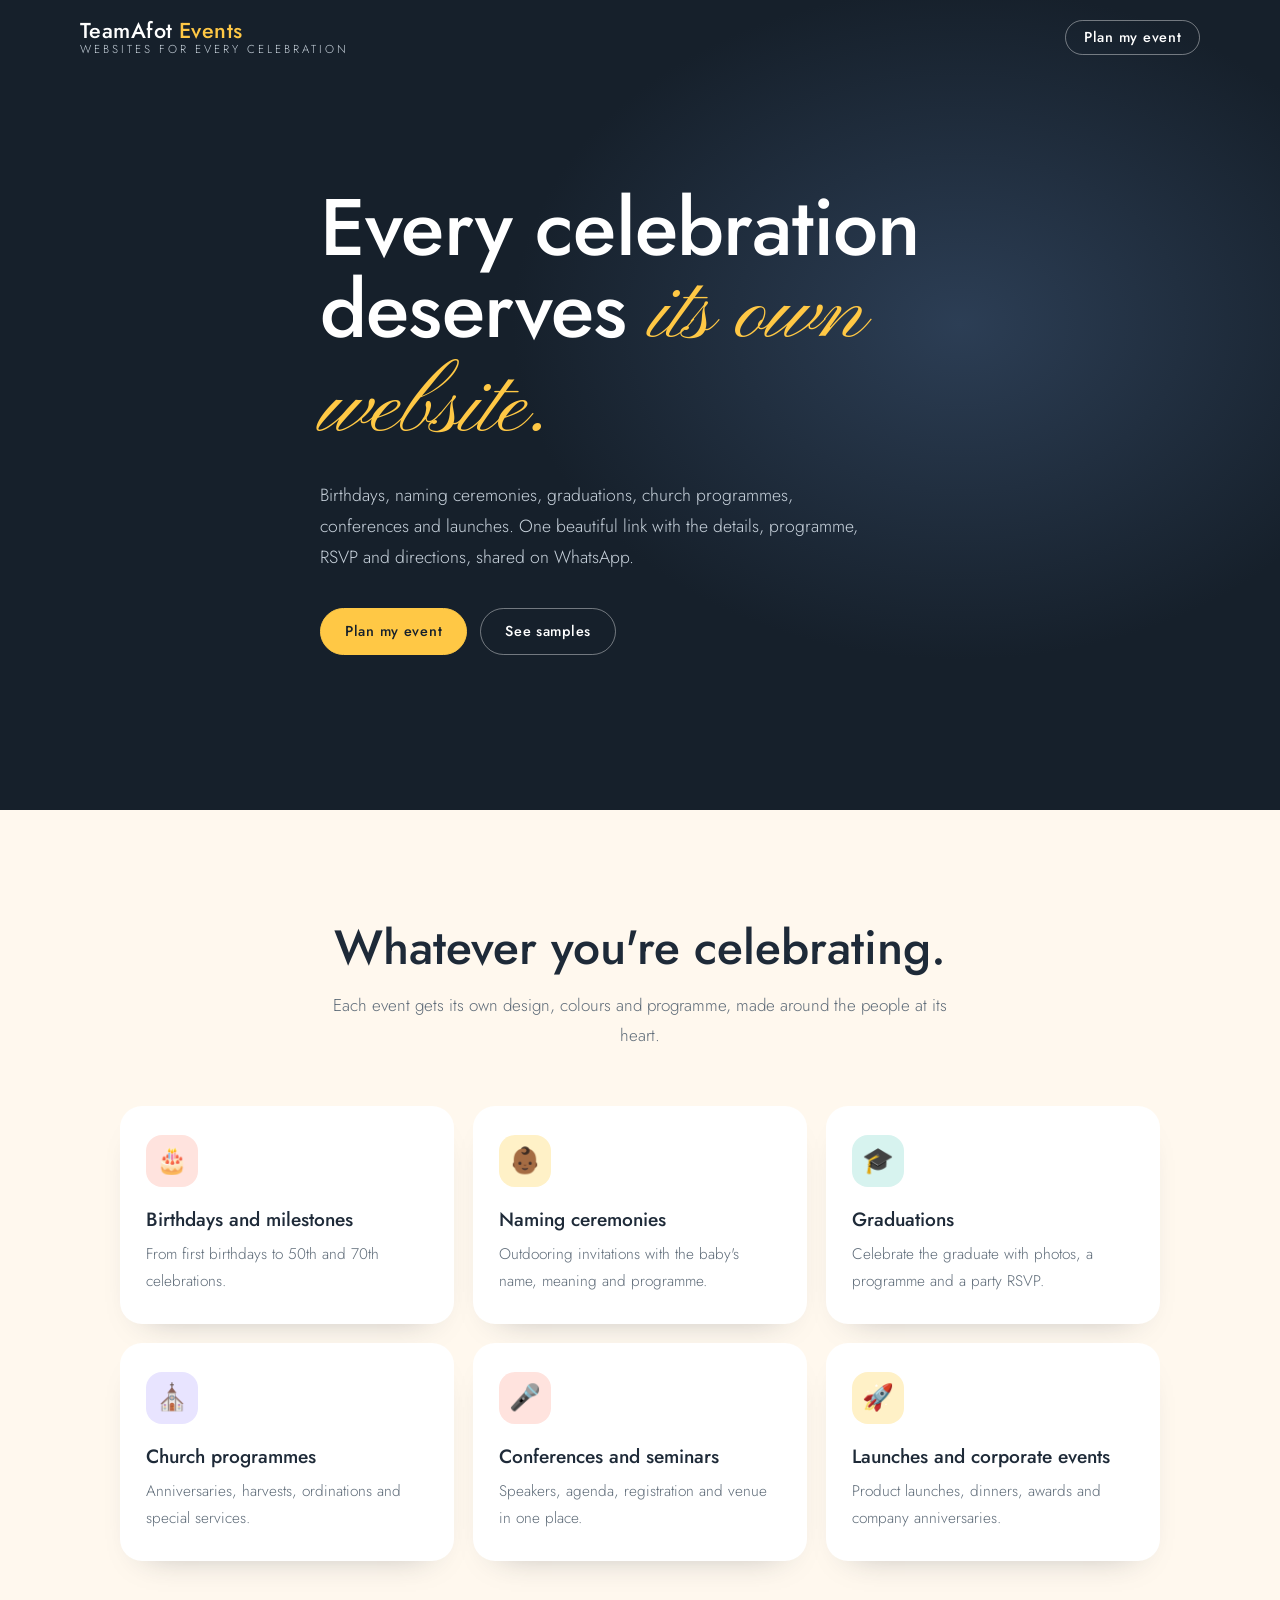
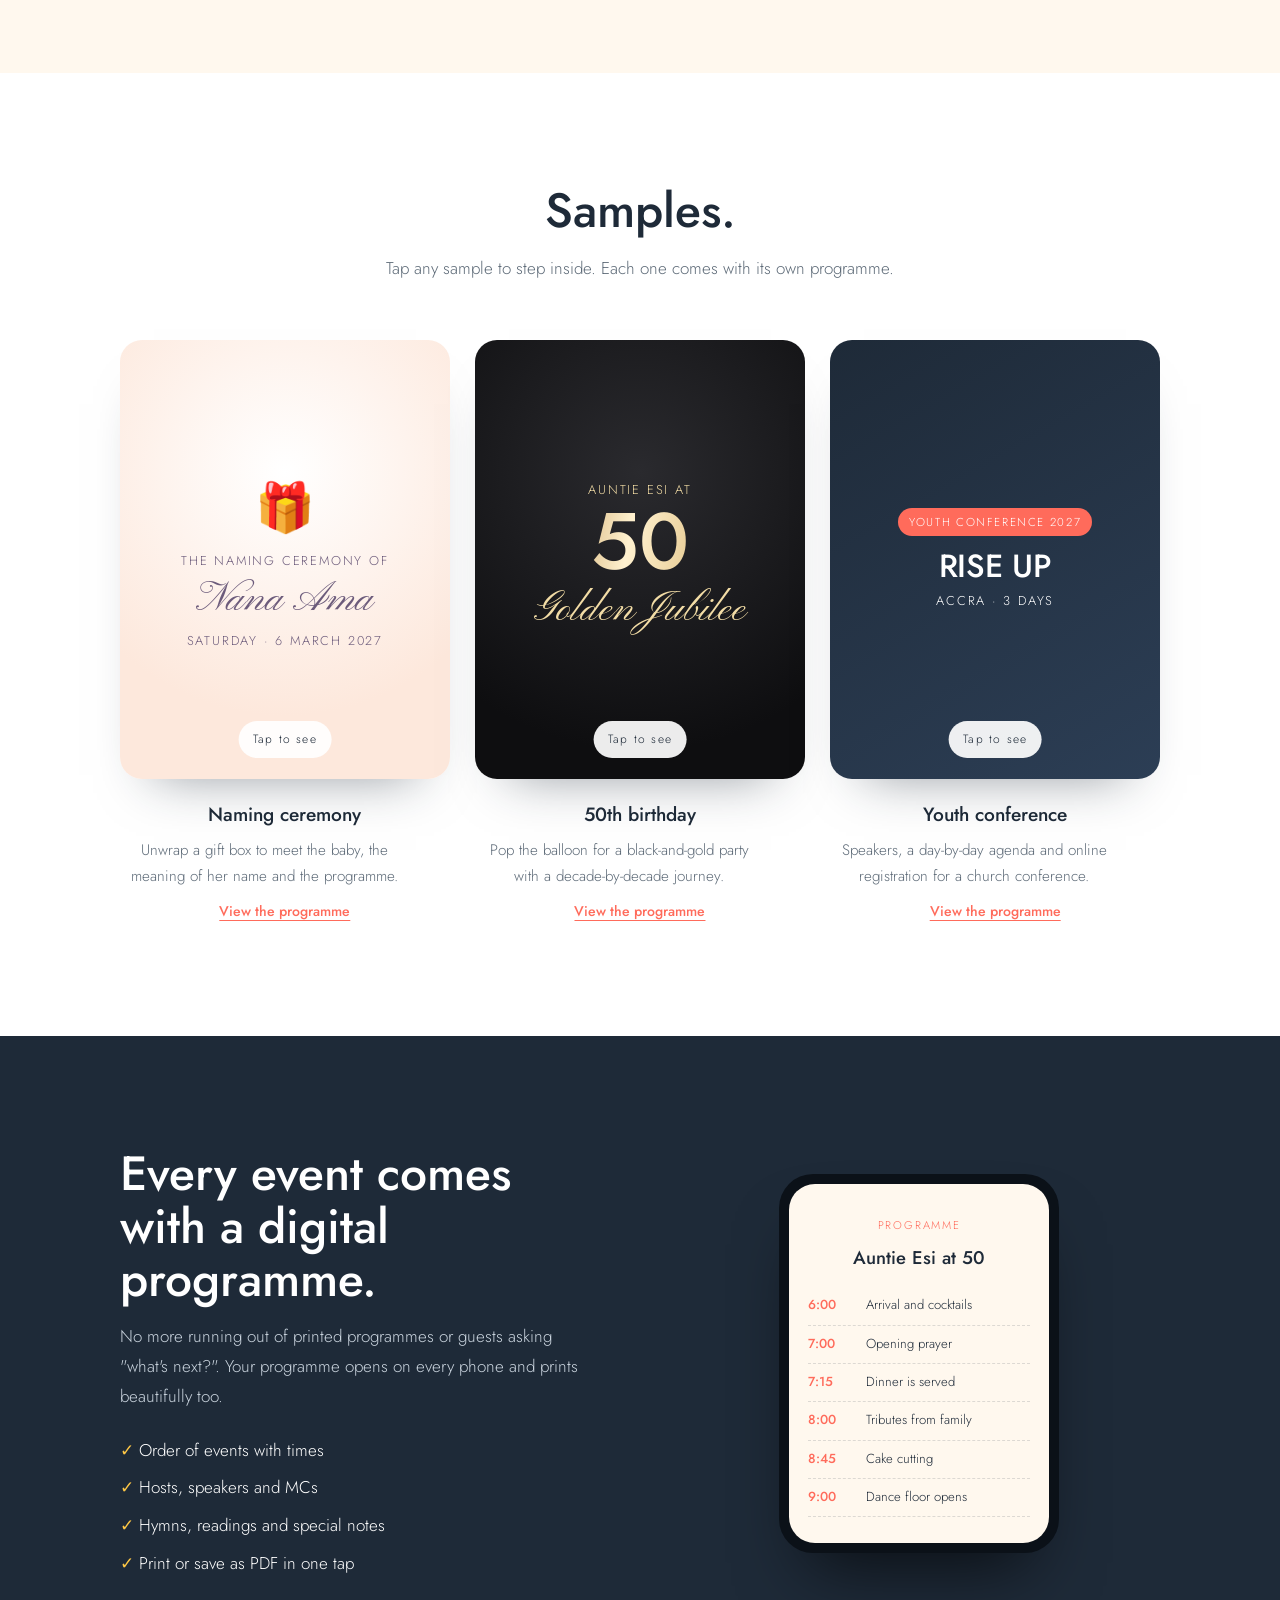
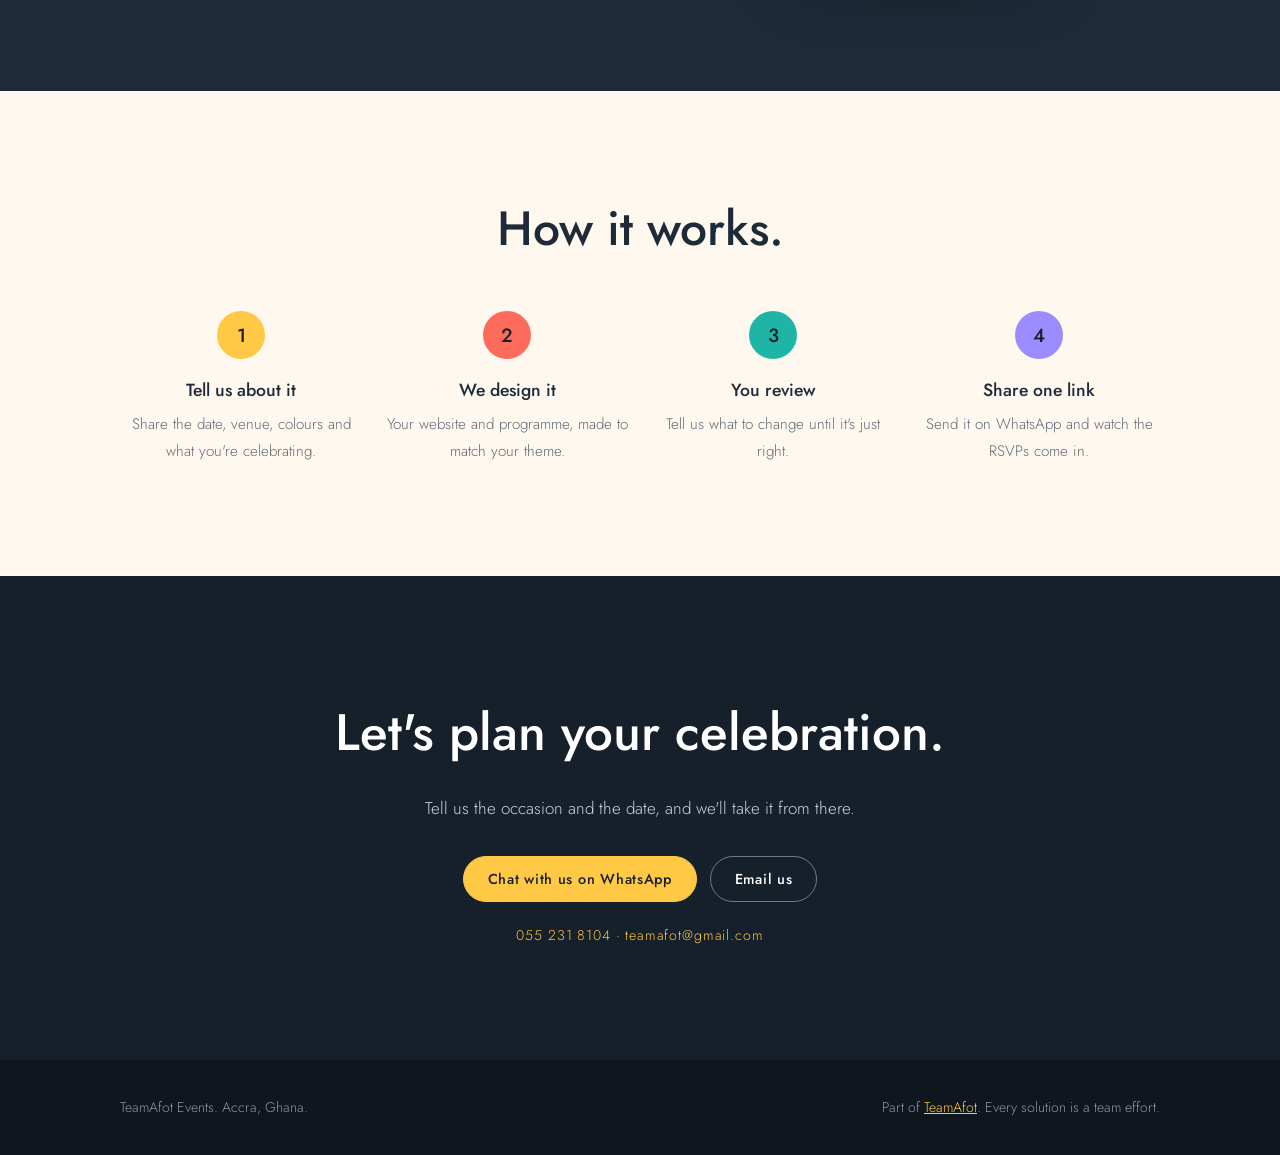
<file: index.html>
<!DOCTYPE html>
<html lang="en">
<head>
  <meta charset="utf-8">
  <meta name="viewport" content="width=device-width, initial-scale=1">
  <title>TeamAfot Events | Event Websites and Programmes in Ghana</title>
  <meta name="description" content="TeamAfot Events creates websites and digital programmes for birthdays, naming ceremonies, graduations, church programmes, conferences and launches in Ghana.">
  <meta name="theme-color" content="#1E2A38">
  <link rel="icon" href="assets/favicon.svg" type="image/svg+xml">
  <link rel="stylesheet" href="assets/base.css">
  <style>
    :root { --navy: #1E2A38; --deep: #16202B; --cream: #FFF8EE; --coral: #FF6B5B; --sun: #FFC845; --teal: #1FB5A6; --lilac: #9B8CFF; --ink: #1E2A38; --mute: #5E6B78; --brass: #B8975A; }
    body { background: var(--cream); color: var(--ink); }
    .wrap { max-width: 1120px; margin: 0 auto; padding: 0 clamp(1.25rem, 4vw, 2.5rem); }
    .nav { position: absolute; top: 0; left: 0; right: 0; z-index: 10; }
    .nav__inner { display: flex; align-items: center; justify-content: space-between; padding: 1.2rem 0; }
    .brand { text-decoration: none; color: #fff; line-height: 1.1; }
    .brand b { font-weight: 500; font-size: 1.35rem; letter-spacing: .02em; }
    .brand b span { color: var(--sun); }
    .brand small { display: block; font-size: .72rem; letter-spacing: .26em; color: #C9D3DD; }
    .nav .btn { color: #fff; border-color: rgba(255,255,255,.4); padding: .6rem 1.1rem; }

    .hero { position: relative; overflow: hidden; color: #fff; background: radial-gradient(40rem 30rem at 75% 40%, #2C3E55, var(--deep) 70%); min-height: 90vh; display: grid; align-items: center; }
    .hero__inner { position: relative; z-index: 2; padding: 7rem 0 5rem; max-width: 40rem; }
    @media (max-width: 900px) { .balloons { opacity: .35; } }
    .hero h1 { font-weight: 500; font-size: clamp(2.6rem, 6.6vw, 5rem); line-height: 1.02; letter-spacing: -.01em; }
    .hero h1 em { font-family: var(--script); font-style: normal; font-weight: 400; color: var(--sun); font-size: 1.15em; }
    .hero p { margin-top: 1.5rem; color: #C9D3DD; font-size: 1.1rem; max-width: 34rem; }
    .hero__actions { display: flex; gap: .8rem; flex-wrap: wrap; margin-top: 2.2rem; }
    .btn--sun { background: var(--sun); color: var(--deep); border-color: var(--sun); }
    .btn--line { color: #fff; border-color: rgba(255,255,255,.4); }
    .balloons { position: absolute; inset: 0; z-index: 1; pointer-events: none; }
    .bl { position: absolute; bottom: -160px; width: 70px; height: 86px; border-radius: 50% 50% 48% 48%; background: radial-gradient(circle at 32% 28%, rgba(255,255,255,.55), transparent 30%), var(--c); animation: up var(--d) linear infinite; animation-delay: var(--w); opacity: .9; }
    .bl::after { content: ""; position: absolute; left: 50%; top: 100%; width: 1px; height: 70px; background: rgba(255,255,255,.35); }
    @keyframes up { from { transform: translateY(0) rotate(-4deg); } 50% { transform: translateY(-60vh) rotate(4deg); } to { transform: translateY(-120vh) rotate(-4deg); } }

    .s { padding: clamp(5rem, 10vw, 7rem) 0; }
    .head { text-align: center; max-width: 40rem; margin: 0 auto clamp(2.5rem, 5vw, 3.5rem); }
    .head h2 { font-weight: 500; font-size: clamp(2rem, 4.4vw, 3rem); line-height: 1.1; }
    .head p { margin-top: 1rem; color: var(--mute); }
    .kinds { list-style: none; margin: 0; padding: 0; display: grid; grid-template-columns: repeat(3, 1fr); gap: 1.2rem; }
    .kinds li { background: #fff; border-radius: 22px; padding: 1.8rem 1.6rem; box-shadow: 0 16px 34px -26px rgba(30,42,56,.4); }
    .kinds i { display: grid; place-items: center; width: 52px; height: 52px; border-radius: 16px; font-style: normal; font-size: 1.6rem; background: var(--c); margin-bottom: 1rem; }
    .kinds h3 { font-weight: 500; font-size: 1.2rem; }
    .kinds p { color: var(--mute); font-size: .96rem; margin-top: .3rem; }

    .samples { background: #fff; }
    .cards { list-style: none; margin: 0; padding: 0; display: grid; grid-template-columns: repeat(3, 1fr); gap: 1.6rem; }
    .card { display: flex; flex-direction: column; align-items: center; text-align: center; }
    .card > a:first-child { display: block; width: 100%; text-decoration: none; color: inherit; }
    .card__art { position: relative; aspect-ratio: 3 / 4; border-radius: 22px; overflow: hidden; display: grid; place-items: center; padding: 1.5rem; transition: transform .5s var(--ease); box-shadow: 0 30px 50px -34px rgba(30,42,56,.5); }
    .card > a:first-child:hover .card__art { transform: translateY(-6px) rotate(-.6deg); }
    .card__art small { display: block; font-size: .8rem; letter-spacing: .14em; }
    .card__art b { display: block; font-family: var(--script); font-weight: 400; font-size: 2.6rem; line-height: 1.1; margin: .4rem 0; }
    .card__tap { position: absolute; left: 50%; bottom: 1.3rem; transform: translateX(-50%); font-size: .75rem; letter-spacing: .1em; padding: .5rem .9rem; border-radius: 999px; background: rgba(255,255,255,.92); color: var(--navy); white-space: nowrap; }
    .card h3 { font-weight: 500; font-size: 1.2rem; margin-top: 1.2rem; }
    .card p { color: var(--mute); font-size: .95rem; max-width: 18rem; margin-top: .3rem; }
    .card .prog { margin-top: .6rem; font-size: .88rem; font-weight: 500; color: var(--coral); text-underline-offset: 4px; }
    .art--naming { background: radial-gradient(circle at 50% 30%, #FFFFFF, #FDE8DC 70%); color: #6C5B7B; }
    .art--naming .big { font-size: 3rem; }
    .art--birthday { background: radial-gradient(circle at 50% 30%, #2A2A2E, #0E0E10 80%); color: #F3DDA6; }
    .art--birthday .fifty { font-weight: 500; font-size: 5rem; line-height: 1; background: linear-gradient(100deg, #B88A44, #FFF1CF 45%, #D4AE66); -webkit-background-clip: text; background-clip: text; color: transparent; }
    .art--conf { background: linear-gradient(150deg, #1E2A38, #2C3E55); color: #fff; }
    .art--conf b { font-family: var(--sans); font-weight: 500; font-size: 2rem; letter-spacing: -.01em; }
    .art--conf .tag { display: inline-block; background: var(--coral); padding: .25rem .7rem; border-radius: 999px; font-size: .72rem; letter-spacing: .14em; }

    .prog-band { background: var(--navy); color: #fff; }
    .prog-grid { display: grid; grid-template-columns: 1fr 1fr; gap: clamp(2rem, 6vw, 5rem); align-items: center; }
    .prog-band h2 { font-weight: 500; font-size: clamp(2rem, 4.4vw, 3rem); line-height: 1.1; }
    .prog-band p { color: #C9D3DD; margin-top: 1rem; }
    .prog-band ul { list-style: none; padding: 0; margin: 1.5rem 0 0; display: grid; gap: .5rem; }
    .prog-band ul li::before { content: "✓  "; color: var(--sun); }
    .phone { width: min(280px, 80vw); margin: 0 auto; background: #0B1118; border-radius: 34px; padding: 10px; box-shadow: 0 40px 70px -30px rgba(0,0,0,.7); }
    .phone__screen { background: var(--cream); border-radius: 26px; padding: 1.6rem 1.2rem; color: var(--ink); text-align: center; }
    .phone__screen small { font-size: .7rem; letter-spacing: .16em; color: var(--coral); }
    .phone__screen b { display: block; font-size: 1.15rem; font-weight: 500; margin: .2rem 0 .8rem; }
    .phone__screen ol { list-style: none; padding: 0; margin: 0; text-align: left; font-size: .82rem; }
    .phone__screen li { display: flex; gap: .6rem; padding: .45rem 0; border-bottom: 1px dashed rgba(30,42,56,.15); }
    .phone__screen time { color: var(--coral); font-weight: 500; min-width: 3rem; }

    .steps { list-style: none; margin: 0; padding: 0; display: grid; grid-template-columns: repeat(4, 1fr); gap: 1.5rem; counter-reset: s; }
    .steps li { counter-increment: s; text-align: center; }
    .steps li::before { content: counter(s); display: grid; place-items: center; width: 3rem; height: 3rem; margin: 0 auto 1rem; border-radius: 50%; background: var(--c, var(--sun)); color: var(--deep); font-weight: 500; font-size: 1.2rem; }
    .steps li:nth-child(2) { --c: var(--coral); } .steps li:nth-child(3) { --c: var(--teal); } .steps li:nth-child(4) { --c: var(--lilac); }
    .steps h3 { font-weight: 500; font-size: 1.1rem; }
    .steps p { color: var(--mute); font-size: .95rem; margin-top: .3rem; }

    .contact { background: var(--deep); color: #fff; text-align: center; }
    .contact h2 { font-weight: 500; font-size: clamp(2rem, 4.6vw, 3.2rem); }
    .contact p { color: #C9D3DD; max-width: 34rem; margin: 1rem auto 0; }
    .contact .row { display: flex; gap: .8rem; justify-content: center; flex-wrap: wrap; margin-top: 2rem; }
    .contact small { display: block; margin-top: 1.3rem; color: var(--sun); letter-spacing: .06em; }
    .footer { background: #0F161E; color: #8C98A4; padding: 2.2rem 0; font-size: .88rem; }
    .footer .wrap { display: flex; justify-content: space-between; gap: 1rem; flex-wrap: wrap; }
    .footer a { color: var(--sun); }

    @media (max-width: 900px) { .kinds, .cards { grid-template-columns: 1fr 1fr; } .prog-grid { grid-template-columns: 1fr; } .steps { grid-template-columns: 1fr 1fr; } }
    @media (max-width: 600px) { .kinds, .cards, .steps { grid-template-columns: 1fr; } .cards { max-width: 330px; margin: 0 auto; } .nav .btn { display: none; } }
  </style>
</head>
<body>
<header class="nav"><div class="wrap nav__inner">
  <a class="brand" href="#top"><b>TeamAfot <span>Events</span></b><small>WEBSITES FOR EVERY CELEBRATION</small></a>
  <a class="btn" href="#contact">Plan my event</a>
</div></header>

<main id="top">
  <section class="hero">
    <div class="balloons" aria-hidden="true">
      <span class="bl" style="left:86%;--c:#FF6B5B;--d:14s;--w:0s"></span><span class="bl" style="left:74%;--c:#FFC845;--d:17s;--w:-5s"></span>
      <span class="bl" style="left:82%;--c:#1FB5A6;--d:15s;--w:-9s"></span><span class="bl" style="left:90%;--c:#9B8CFF;--d:19s;--w:-3s"></span>
      <span class="bl" style="left:94%;--c:#9B8CFF;--d:20s;--w:-12s"></span><span class="bl" style="left:76%;--c:#FF6B5B;--d:16s;--w:-7s"></span>
    </div>
    <div class="wrap"><div class="hero__inner">
      <h1>Every celebration deserves <em>its own website.</em></h1>
      <p>Birthdays, naming ceremonies, graduations, church programmes, conferences and launches. One beautiful link with the details, programme, RSVP and directions, shared on WhatsApp.</p>
      <div class="hero__actions"><a class="btn btn--sun" href="#contact">Plan my event</a><a class="btn btn--line" href="#samples">See samples</a></div>
    </div></div>
  </section>

  <section class="s">
    <div class="wrap">
      <div class="head"><h2>Whatever you're celebrating.</h2><p>Each event gets its own design, colours and programme, made around the people at its heart.</p></div>
      <ul class="kinds" role="list">
        <li><i style="--c:#FFE3DE">🎂</i><h3>Birthdays and milestones</h3><p>From first birthdays to 50th and 70th celebrations.</p></li>
        <li><i style="--c:#FFF1C7">👶🏾</i><h3>Naming ceremonies</h3><p>Outdooring invitations with the baby's name, meaning and programme.</p></li>
        <li><i style="--c:#D7F3EF">🎓</i><h3>Graduations</h3><p>Celebrate the graduate with photos, a programme and a party RSVP.</p></li>
        <li><i style="--c:#E8E4FF">⛪</i><h3>Church programmes</h3><p>Anniversaries, harvests, ordinations and special services.</p></li>
        <li><i style="--c:#FFE3DE">🎤</i><h3>Conferences and seminars</h3><p>Speakers, agenda, registration and venue in one place.</p></li>
        <li><i style="--c:#FFF1C7">🚀</i><h3>Launches and corporate events</h3><p>Product launches, dinners, awards and company anniversaries.</p></li>
      </ul>
    </div>
  </section>

  <section class="s samples" id="samples">
    <div class="wrap">
      <div class="head"><h2>Samples.</h2><p>Tap any sample to step inside. Each one comes with its own programme.</p></div>
      <ul class="cards" role="list">
        <li class="card"><a href="demo/naming/"><div class="card__art art--naming"><div><div class="big">🎁</div><small>THE NAMING CEREMONY OF</small><b>Nana Ama</b><small>SATURDAY · 6 MARCH 2027</small></div><span class="card__tap">Tap to see</span></div><h3>Naming ceremony</h3><p>Unwrap a gift box to meet the baby, the meaning of her name and the programme.</p></a><a class="prog" href="programme/?e=naming">View the programme</a></li>
        <li class="card"><a href="demo/birthday/"><div class="card__art art--birthday"><div><small>AUNTIE ESI AT</small><div class="fifty">50</div><b>Golden Jubilee</b></div><span class="card__tap">Tap to see</span></div><h3>50th birthday</h3><p>Pop the balloon for a black-and-gold party with a decade-by-decade journey.</p></a><a class="prog" href="programme/?e=birthday">View the programme</a></li>
        <li class="card"><a href="demo/conference/"><div class="card__art art--conf"><div><span class="tag">YOUTH CONFERENCE 2027</span><b style="margin-top:.8rem">RISE UP</b><small>ACCRA · 3 DAYS</small></div><span class="card__tap">Tap to see</span></div><h3>Youth conference</h3><p>Speakers, a day-by-day agenda and online registration for a church conference.</p></a><a class="prog" href="programme/?e=conference">View the programme</a></li>
      </ul>
    </div>
  </section>

  <section class="s prog-band">
    <div class="wrap prog-grid">
      <div>
        <h2>Every event comes with a digital programme.</h2>
        <p>No more running out of printed programmes or guests asking "what's next?". Your programme opens on every phone and prints beautifully too.</p>
        <ul role="list"><li>Order of events with times</li><li>Hosts, speakers and MCs</li><li>Hymns, readings and special notes</li><li>Print or save as PDF in one tap</li></ul>
      </div>
      <div class="phone" aria-hidden="true"><div class="phone__screen"><small>PROGRAMME</small><b>Auntie Esi at 50</b><ol><li><time>6:00</time>Arrival and cocktails</li><li><time>7:00</time>Opening prayer</li><li><time>7:15</time>Dinner is served</li><li><time>8:00</time>Tributes from family</li><li><time>8:45</time>Cake cutting</li><li><time>9:00</time>Dance floor opens</li></ol></div></div>
    </div>
  </section>

  <section class="s">
    <div class="wrap">
      <div class="head"><h2>How it works.</h2></div>
      <ol class="steps" role="list">
        <li><h3>Tell us about it</h3><p>Share the date, venue, colours and what you're celebrating.</p></li>
        <li><h3>We design it</h3><p>Your website and programme, made to match your theme.</p></li>
        <li><h3>You review</h3><p>Tell us what to change until it's just right.</p></li>
        <li><h3>Share one link</h3><p>Send it on WhatsApp and watch the RSVPs come in.</p></li>
      </ol>
    </div>
  </section>

  <section class="s contact" id="contact">
    <div class="wrap">
      <h2>Let's plan your celebration.</h2>
      <p>Tell us the occasion and the date, and we'll take it from there.</p>
      <div class="row">
        <a class="btn btn--sun" href="https://wa.me/233552318104?text=Hello%20TeamAfot%20Events%2C%20I%27d%20like%20a%20website%20for%20my%20event." target="_blank" rel="noopener">Chat with us on WhatsApp</a>
        <a class="btn btn--line" href="mailto:teamafot@gmail.com?subject=Event%20website%20enquiry">Email us</a>
      </div>
      <small>055 231 8104 · teamafot@gmail.com</small>
    </div>
  </section>
</main>
<footer class="footer"><div class="wrap"><span>TeamAfot Events. Accra, Ghana.</span><span>Part of <a href="https://teamafot.github.io/">TeamAfot</a>. Every solution is a team effort.</span></div></footer>
</body>
</html>
</file>
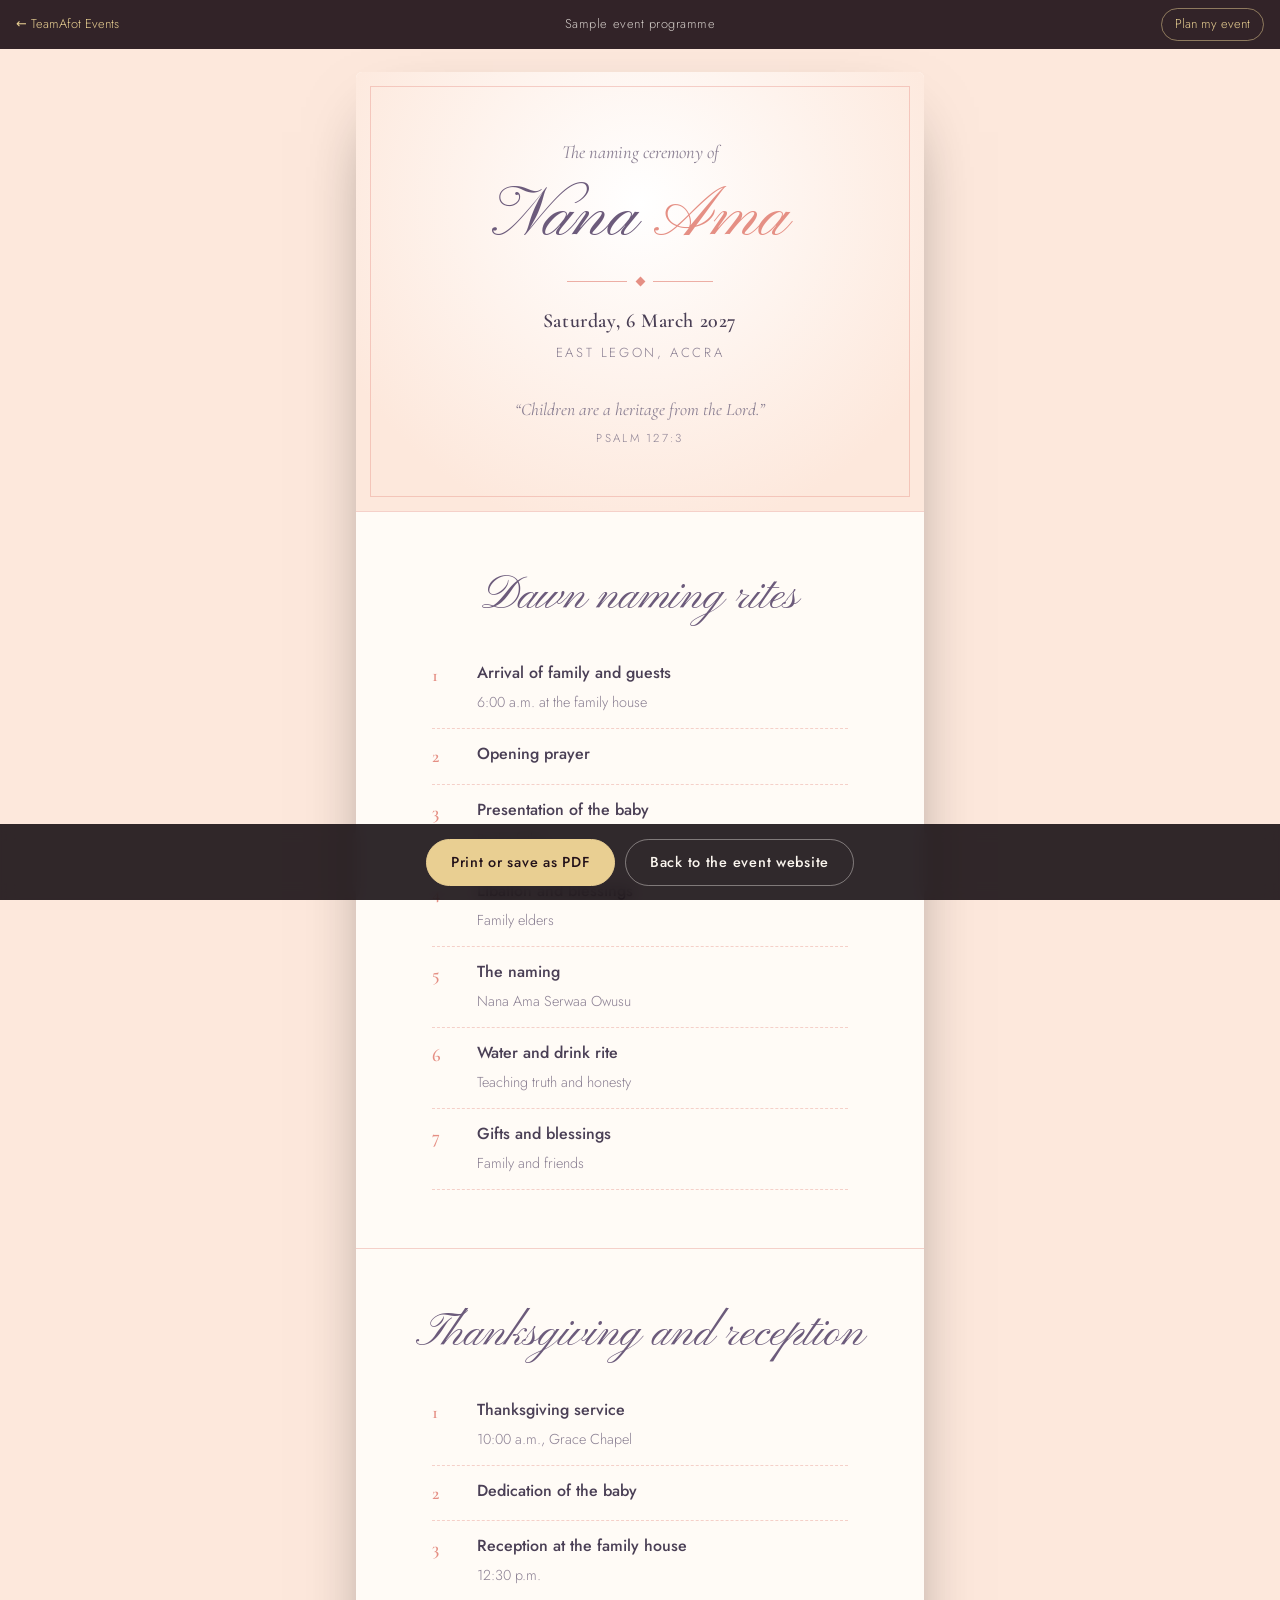
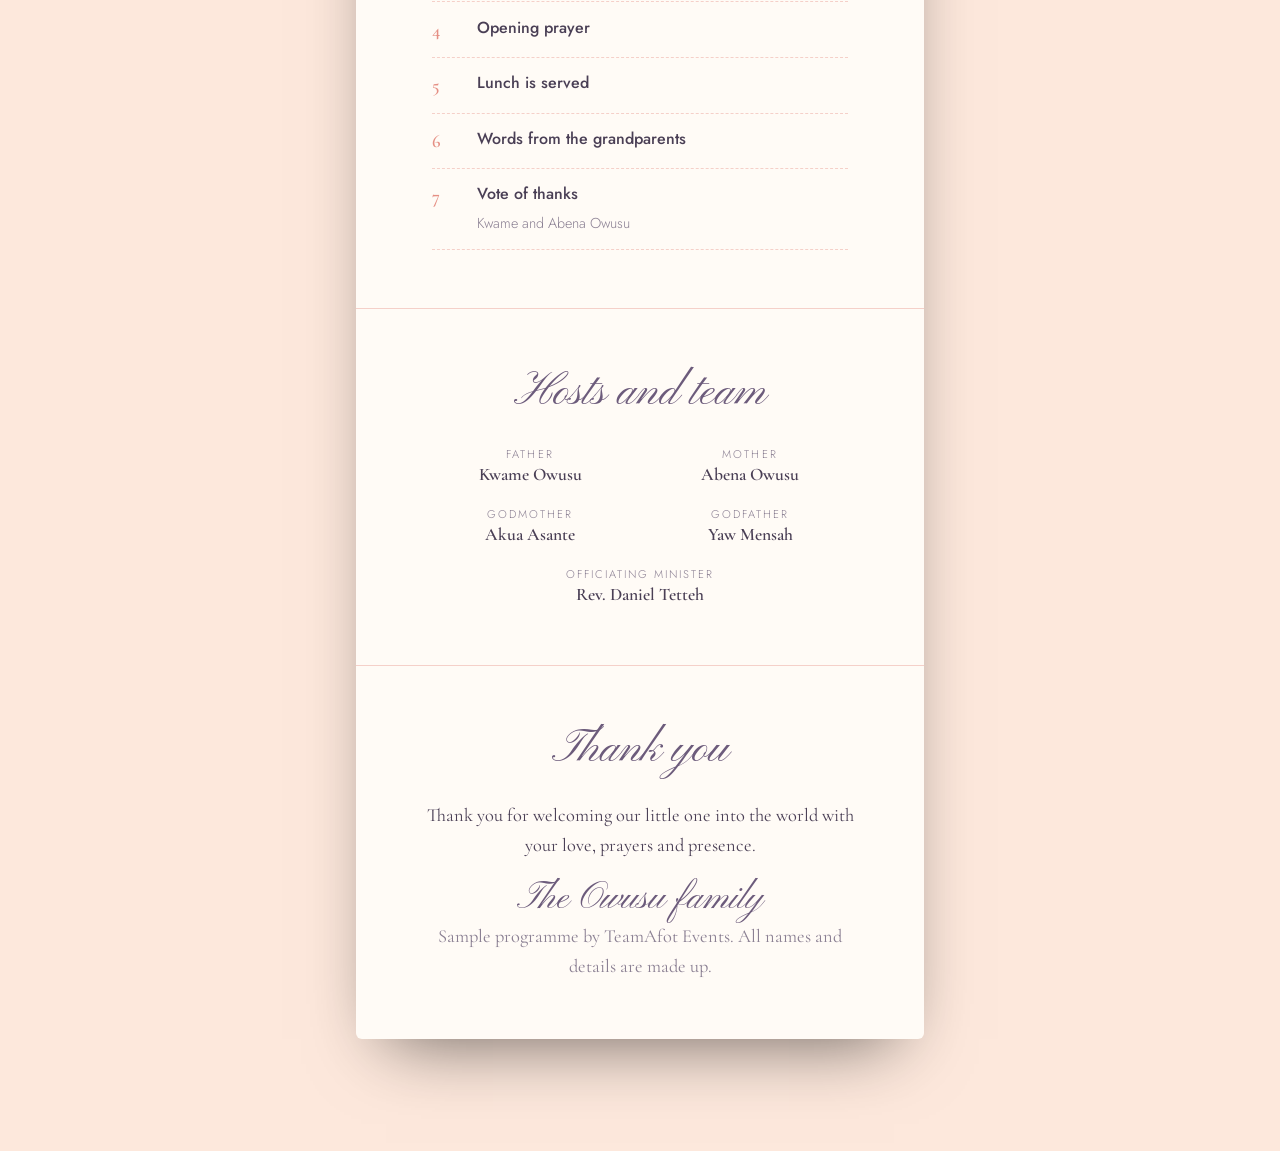
<file: programme/index.html>
<!DOCTYPE html>
<html lang="en">
<head>
<meta charset="utf-8">
<meta name="viewport" content="width=device-width, initial-scale=1">
<title>Programme | Sample | TeamAfot Events</title>
<meta name="robots" content="noindex">
<link rel="icon" href="../assets/favicon.svg" type="image/svg+xml">
<link rel="stylesheet" href="../assets/base.css">
<style>
  :root { --bg: #24131A; --paper: #FFFCF6; --ink: #2B1F22; --mute: #7A6A63; --accent: #8B2D45; --accent-2: #C59A52; --line: rgba(197,154,82,.45); }
  body { background: var(--bg); color: var(--ink); }
  .wrap { max-width: 600px; margin: 0 auto; padding: 4.5rem 1rem 7rem; }
  .booklet { background: var(--paper); border-radius: 6px; box-shadow: 0 30px 70px -30px rgba(0,0,0,.6); overflow: hidden; }
  .pg { position: relative; padding: clamp(2.6rem, 8vw, 3.6rem) clamp(1.6rem, 6vw, 3rem); text-align: center; }
  .pg + .pg { border-top: 1px solid var(--line); }
  .pg--cover { padding-top: 4rem; padding-bottom: 4rem; background: var(--cover-bg, var(--paper)); color: var(--cover-ink, var(--ink)); }
  .pg--cover::before { content: ""; position: absolute; inset: 14px; border: 1px solid var(--line); pointer-events: none; }
  .kicker { font-family: var(--serif); font-style: italic; font-size: 1.15rem; color: var(--cover-mute, var(--mute)); }
  .names { font-family: var(--head); font-weight: 400; font-size: var(--names-size, clamp(3rem, 12vw, 4.4rem)); line-height: 1.15; color: var(--cover-accent, var(--accent)); margin: .6rem 0; }
  .names span { color: var(--accent-2); }
  .orn { display: flex; align-items: center; justify-content: center; gap: .6rem; margin: 1.2rem auto; color: var(--accent-2); }
  .orn i { width: 60px; height: 1px; background: currentColor; opacity: .7; }
  .orn b { width: 7px; height: 7px; transform: rotate(45deg); background: currentColor; }
  .date { font-family: var(--serif); font-weight: 600; font-size: 1.25rem; letter-spacing: .03em; }
  .venue { font-size: .82rem; letter-spacing: .2em; color: var(--cover-mute, var(--mute)); margin-top: .2rem; }
  .verse { font-family: var(--serif); font-style: italic; font-size: 1.1rem; line-height: 1.5; margin-top: 2rem; color: var(--cover-mute, var(--mute)); }
  .verse small { display: block; font-style: normal; font-family: var(--sans); font-size: .72rem; letter-spacing: .2em; margin-top: .4rem; }
  h2 { font-family: var(--head); font-weight: 400; font-size: var(--h2-size, clamp(2.2rem, 8vw, 2.9rem)); line-height: 1.2; color: var(--accent); margin-bottom: 1.4rem; }
  .order { list-style: none; margin: 0 auto; padding: 0; max-width: 26rem; counter-reset: o; }
  .order li { counter-increment: o; display: grid; grid-template-columns: 2rem 1fr; gap: .8rem; text-align: left; padding: .7rem 0; border-bottom: 1px dashed var(--line); }
  .order li::before { content: counter(o); font-family: var(--serif); font-weight: 600; font-size: 1.15rem; color: var(--accent-2); }
  .order b { display: block; font-weight: 500; font-size: 1rem; }
  .order span { color: var(--mute); font-size: .9rem; }
  .party { display: grid; grid-template-columns: 1fr 1fr; gap: 1.1rem 1.5rem; max-width: 26rem; margin: 0 auto; }
  .party div small { display: block; font-size: .7rem; letter-spacing: .18em; color: var(--mute); }
  .party div p { font-family: var(--serif); font-weight: 600; font-size: 1.1rem; line-height: 1.3; }
  .party .wide { grid-column: 1 / -1; }
  .thanks p { font-family: var(--serif); font-size: 1.15rem; line-height: 1.6; max-width: 28rem; margin: 0 auto; }
  .thanks .sign { font-family: var(--head); font-size: var(--sign-size, 2.4rem); color: var(--accent); margin-top: 1rem; line-height: 1.2; }
  .sample { font-size: .78rem; color: var(--mute); margin-top: 1.6rem; }

  .actions { position: fixed; left: 0; right: 0; bottom: 0; z-index: 40; display: flex; justify-content: center; gap: .6rem; flex-wrap: wrap; padding: .9rem 1rem calc(.9rem + env(safe-area-inset-bottom)); background: rgba(20,12,16,.88); backdrop-filter: blur(8px); -webkit-backdrop-filter: blur(8px); }
  .actions .btn { color: #FBF6EF; border-color: rgba(251,246,239,.4); }
  .actions .btn--main { background: #E9CF92; color: #24131A; border-color: #E9CF92; }

  @media print {
    @page { size: A5; margin: 10mm; }
    body { background: #fff; }
    .bar, .actions, .toast, .fx { display: none !important; }
    .wrap { padding: 0; max-width: none; }
    .booklet { box-shadow: none; border-radius: 0; }
    .pg { break-inside: avoid; page-break-inside: avoid; }
    .pg--cover { break-after: page; page-break-after: always; min-height: 180mm; display: flex; flex-direction: column; justify-content: center; }
    * { -webkit-print-color-adjust: exact; print-color-adjust: exact; }
  }
</style>
</head>
<body>
<div class="bar"><a class="bar__back" href="../#samples">← TeamAfot Events</a><span class="bar__label">Sample event programme</span><a class="bar__cta" href="../#contact">Plan my event</a></div>

<div class="wrap">
  <article class="booklet">
    <section class="pg pg--cover">
      <p class="kicker" data-k="kicker"></p>
      <h1 class="names" data-k="names"></h1>
      <div class="orn" aria-hidden="true"><i></i><b></b><i></i></div>
      <p class="date" data-k="date"></p>
      <p class="venue" data-k="venue"></p>
      <p class="verse"><span data-k="verse"></span><small data-k="verseRef"></small></p>
    </section>
    <section class="pg">
      <h2 data-k="ceremonyTitle"></h2>
      <ol class="order" data-list="ceremony"></ol>
    </section>
    <section class="pg">
      <h2 data-k="receptionTitle"></h2>
      <ol class="order" data-list="reception"></ol>
    </section>
    <section class="pg">
      <h2>Hosts and team</h2>
      <div class="party" data-party></div>
    </section>
    <section class="pg thanks">
      <h2>Thank you</h2>
      <p data-k="thanks"></p>
      <p class="sign" data-k="sign"></p>
      <p class="sample">Sample programme by TeamAfot Events. All names and details are made up.</p>
    </section>
  </article>
</div>

<div class="actions">
  <button class="btn btn--main" id="print">Print or save as PDF</button>
  <a class="btn" id="site" href="#">Back to the event website</a>
</div>

<script>
  const P = {
    "naming": { theme: { "--bg": "#FDE8DC", "--paper": "#FFFBF6", "--ink": "#4A3F55", "--mute": "#8A7F92", "--accent": "#6C5B7B", "--accent-2": "#E58F84", "--cover-bg": "radial-gradient(circle at 50% 30%, #FFFFFF, #FDE8DC 80%)", "--cover-accent": "#6C5B7B", "--head": "var(--script)", "--line": "rgba(229,143,132,.4)" },
      a: "Nana", b: "Ama", amp: "", kicker: "The naming ceremony of", date: "Saturday, 6 March 2027", venue: "EAST LEGON, ACCRA", verse: "\u201cChildren are a heritage from the Lord.\u201d", verseRef: "PSALM 127:3",
      ceremonyTitle: "Dawn naming rites", receptionTitle: "Thanksgiving and reception",
      ceremony: [["Arrival of family and guests", "6:00 a.m. at the family house"], ["Opening prayer", ""], ["Presentation of the baby", "By the father"], ["Libation and blessings", "Family elders"], ["The naming", "Nana Ama Serwaa Owusu"], ["Water and drink rite", "Teaching truth and honesty"], ["Gifts and blessings", "Family and friends"]],
      reception: [["Thanksgiving service", "10:00 a.m., Grace Chapel"], ["Dedication of the baby", ""], ["Reception at the family house", "12:30 p.m."], ["Opening prayer", ""], ["Lunch is served", ""], ["Words from the grandparents", ""], ["Vote of thanks", "Kwame and Abena Owusu"]],
      party: [["Father", "Kwame Owusu"], ["Mother", "Abena Owusu"], ["Godmother", "Akua Asante"], ["Godfather", "Yaw Mensah"], ["Officiating minister", "Rev. Daniel Tetteh", true]],
      thanks: "Thank you for welcoming our little one into the world with your love, prayers and presence.", sign: "The Owusu family", site: "../demo/naming/" },
    "birthday": { theme: { "--bg": "#0E0E10", "--paper": "#19191C", "--ink": "#FBF6EC", "--mute": "#B5AC9C", "--accent": "#F3DDA6", "--accent-2": "#D4AE66", "--cover-bg": "radial-gradient(circle at 50% 30%, #2A2620, #0E0E10 80%)", "--cover-ink": "#FBF6EC", "--cover-mute": "#B5AC9C", "--cover-accent": "#F3DDA6", "--head": "var(--script)", "--line": "rgba(212,174,102,.35)" },
      a: "Auntie Esi", b: "50", amp: "at", kicker: "A golden celebration", date: "Saturday, 17 April 2027 · 6:00 p.m.", venue: "THE PEARL BANQUET HALL, ACCRA", verse: "\u201cShe is clothed with strength and dignity, and she laughs without fear of the future.\u201d", verseRef: "PROVERBS 31:25",
      ceremonyTitle: "The evening", receptionTitle: "Party time",
      ceremony: [["Arrival and cocktails", "6:00 p.m."], ["Welcome by the MC", ""], ["Opening prayer", ""], ["Grand entrance of the celebrant", ""], ["Dinner is served", ""], ["Tributes", "Husband, children and siblings"], ["Photo slideshow", "Fifty years in pictures"]],
      reception: [["Cutting of the cake", ""], ["Toast to Esi", ""], ["Words from the celebrant", ""], ["Vote of thanks", ""], ["Dance floor opens", "Live band, then the DJ"]],
      party: [["Celebrant", "Esi Ansah"], ["Hosted by", "Kofi Ansah and children"], ["Master of ceremonies", "Nana Yaa Owusu"], ["Opening prayer", "Rev. Mrs Grace Ofori"], ["Music", "The Golden Band", true]],
      thanks: "Thank you for celebrating fifty golden years with us. Your love makes every year brighter.", sign: "With love, Esi", site: "../demo/birthday/" },
    "conference": { theme: { "--bg": "#14213D", "--paper": "#FFFFFF", "--ink": "#14213D", "--mute": "#5C6782", "--accent": "#14213D", "--accent-2": "#FF7A3D", "--cover-bg": "radial-gradient(circle at 70% 30%, #2C4478, #14213D 70%)", "--cover-ink": "#FFFFFF", "--cover-mute": "#C9D5F0", "--cover-accent": "#FFD166", "--head": "var(--sans)", "--names-size": "clamp(2.8rem, 12vw, 4.4rem)", "--h2-size": "1.9rem", "--sign-size": "1.6rem", "--line": "rgba(20,33,61,.15)" },
      a: "RISE", b: "UP", amp: "", kicker: "Youth Conference 2027", date: "5 – 7 August 2027", venue: "GRACE CONVENTION CENTRE, ACCRA", verse: "\u201cArise, shine, for your light has come.\u201d", verseRef: "ISAIAH 60:1",
      ceremonyTitle: "Day one: Arise", receptionTitle: "Days two and three",
      ceremony: [["Registration and welcome", "9:00 a.m."], ["Opening worship", "10:00 a.m."], ["Keynote: Arise", "Rev. Kofi Amoako"], ["Lunch", "1:00 p.m."], ["Workshops", "2:00 p.m., rooms A to C"], ["Evening session", "5:00 p.m."]],
      reception: [["Morning devotion", "Friday, 9:30 a.m."], ["Panel: Shining at work", "Dr. Esi Nyarko and Yaw Boakye"], ["Mentorship circles", "Friday, 2:00 p.m."], ["Youth night", "Friday, 7:00 p.m."], ["Commissioning service", "Saturday, 9:30 a.m."], ["Community outreach", "Saturday, 12:00 p.m."], ["Closing celebration", "Saturday, 4:00 p.m."]],
      party: [["Host", "Grace Youth Ministry"], ["Convener", "Pastor Kwesi Ofori"], ["Keynote speaker", "Rev. Kofi Amoako"], ["Worship", "Abena Darko"], ["Master of ceremonies", "Selorm Agbeko", true]],
      thanks: "Thank you for joining us. We pray you leave ready to arise, shine and go.", sign: "The Rise Up team", site: "../demo/conference/" },
  };
  const slug = new URLSearchParams(location.search).get("e");
  const c = P[slug] || P["naming"];
  for (const [k, v] of Object.entries(c.theme)) document.documentElement.style.setProperty(k, v);
  document.title = `${c.kicker} | Programme | TeamAfot Events`;
  const set = (k, v) => document.querySelectorAll(`[data-k="${k}"]`).forEach((el) => (el.textContent = v));
  ["kicker", "date", "venue", "verse", "verseRef", "ceremonyTitle", "receptionTitle", "thanks", "sign"].forEach((k) => set(k, c[k]));
  const names = document.querySelector('[data-k="names"]');
  if (c.amp) names.append(c.a, " ", Object.assign(document.createElement("span"), { textContent: c.amp }), " ", c.b); else names.append(c.a, " ", Object.assign(document.createElement("span"), { textContent: c.b }));
  const fill = (name, items) => {
    const ol = document.querySelector(`[data-list="${name}"]`);
    items.forEach(([t, s]) => { const li = document.createElement("li"); const d = document.createElement("div"); const b = document.createElement("b"); b.textContent = t; d.append(b); if (s) { const sp = document.createElement("span"); sp.textContent = s; d.append(sp); } li.append(d); ol.append(li); });
  };
  fill("ceremony", c.ceremony); fill("reception", c.reception);
  const party = document.querySelector("[data-party]");
  c.party.forEach(([role, who, wide]) => { const d = document.createElement("div"); if (wide) d.className = "wide"; const s = document.createElement("small"); s.textContent = role.toUpperCase(); const p = document.createElement("p"); p.textContent = who; d.append(s, p); party.append(d); });
  document.getElementById("site").href = c.site;
  document.getElementById("print").addEventListener("click", () => window.print());
</script>
</body>
</html>
</file>
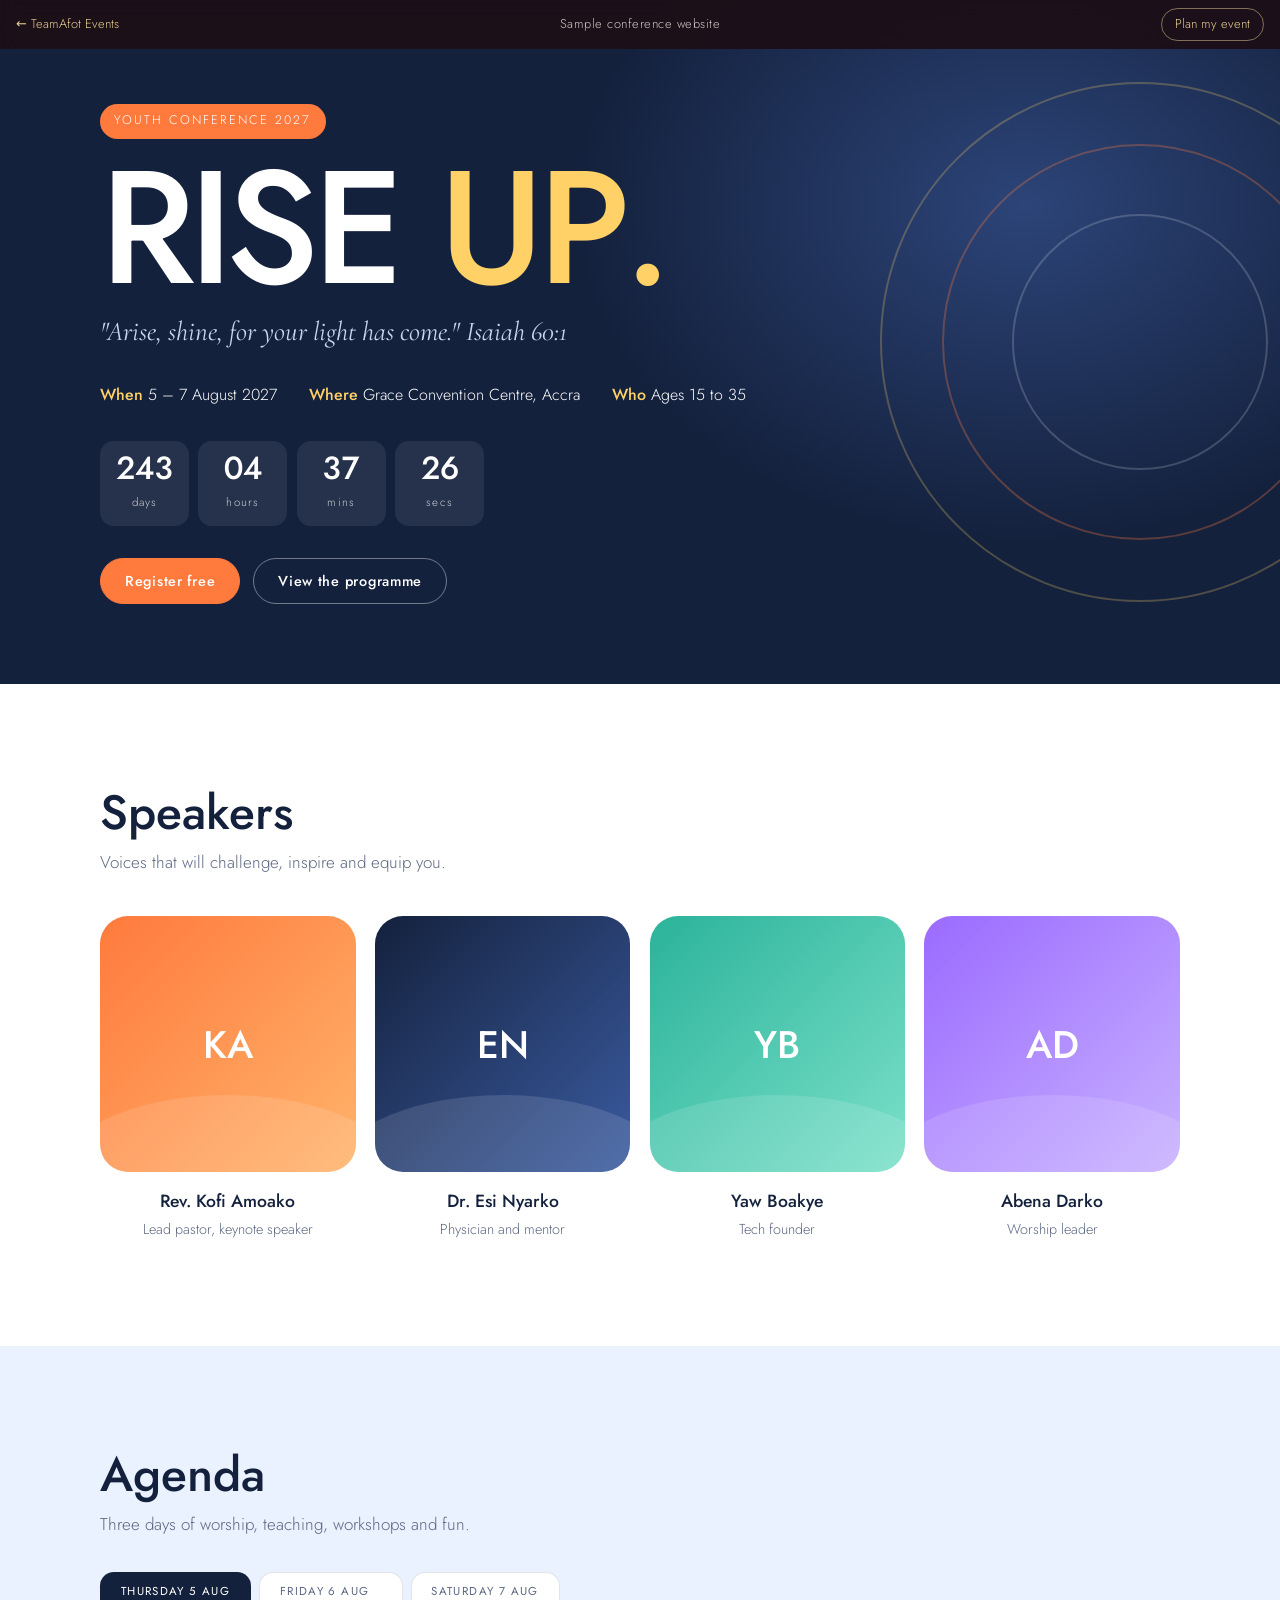
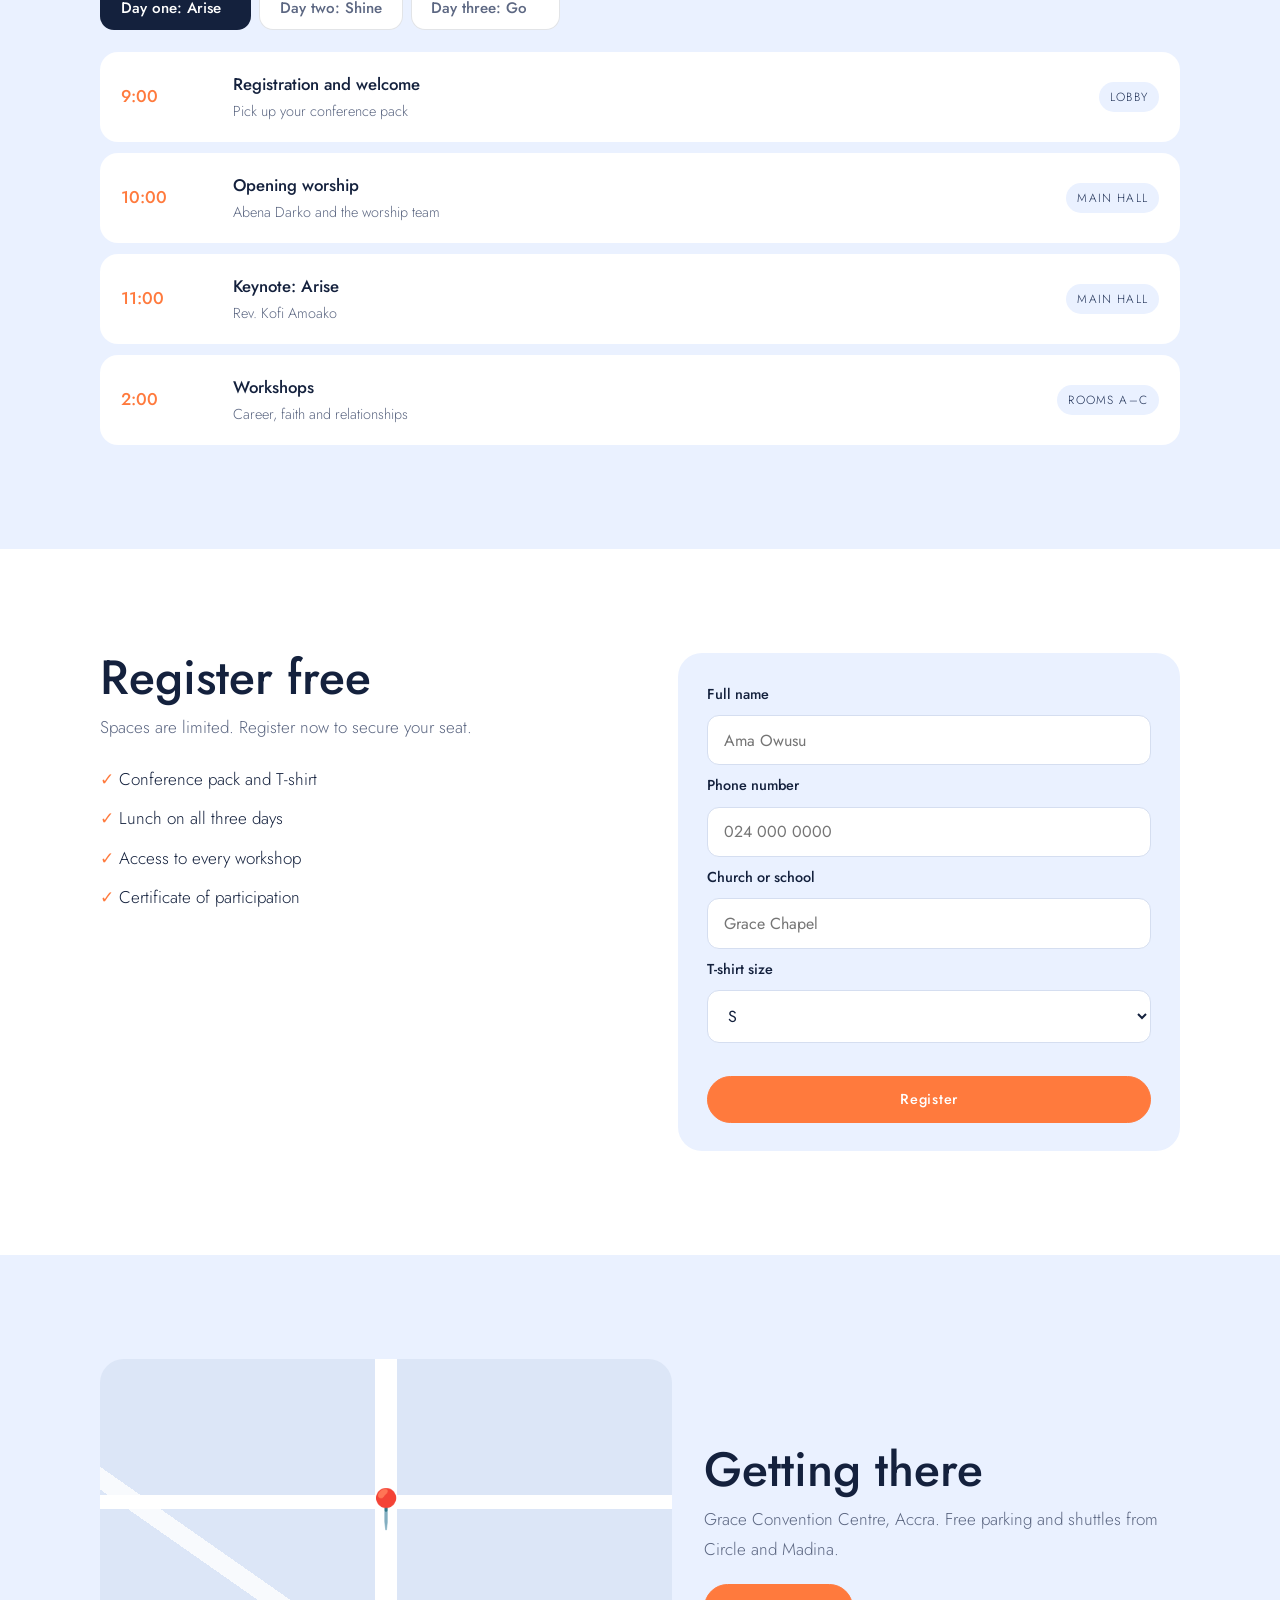
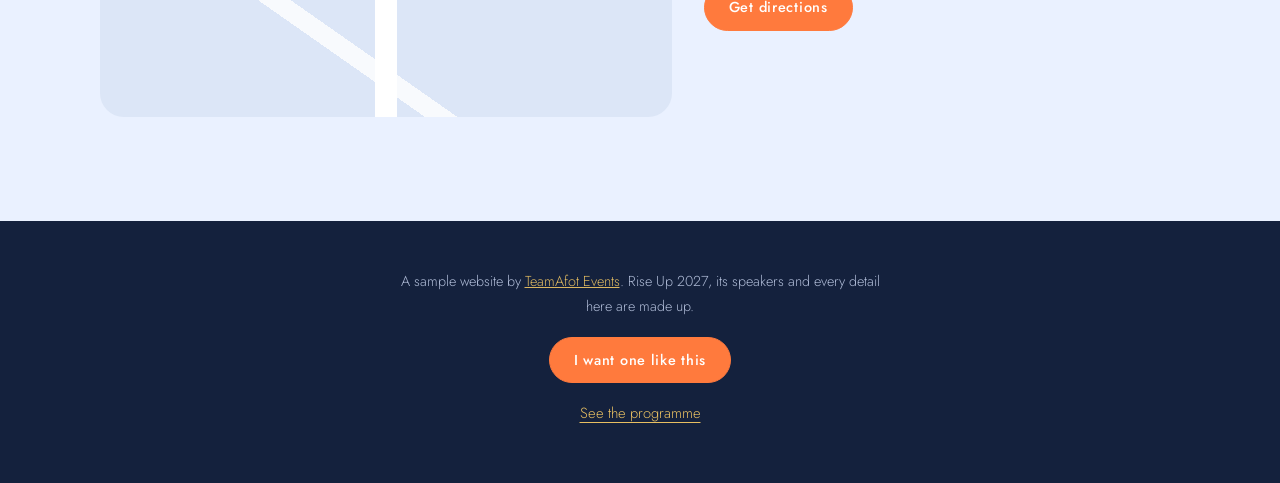
<file: demo/conference/index.html>
<!DOCTYPE html>
<html lang="en">
<head>
<meta charset="utf-8">
<meta name="viewport" content="width=device-width, initial-scale=1">
<title>Rise Up Youth Conference 2027 | Sample | TeamAfot Events</title>
<meta name="robots" content="noindex">
<link rel="icon" href="../../assets/favicon.svg" type="image/svg+xml">
<link rel="stylesheet" href="../../assets/base.css">
<style>
  :root { --navy: #14213D; --navy-2: #1E2F54; --orange: #FF7A3D; --yellow: #FFD166; --sky: #EAF1FF; --ink: #14213D; --mute: #5C6782; --accent: #FF7A3D; }
  body { background: #fff; color: var(--ink); }
  .hero { position: relative; overflow: hidden; color: #fff; background: radial-gradient(40rem 30rem at 80% 30%, #2C4478, var(--navy) 70%); padding: 6.5rem 1.5rem 5rem; }
  .hero__inner { max-width: 1080px; margin: 0 auto; position: relative; z-index: 1; }
  .tag { display: inline-block; background: var(--orange); color: #fff; font-size: .78rem; letter-spacing: .16em; padding: .4rem .9rem; border-radius: 999px; }
  .title { font-weight: 500; font-size: clamp(4rem, 15vw, 10rem); line-height: .88; letter-spacing: -.04em; margin: 1.2rem 0 .6rem; }
  .title span { display: inline-block; transform: translateY(110%); opacity: 0; animation: rise .8s var(--ease) forwards; }
  .title span:nth-child(2) { animation-delay: .12s; } .title span:nth-child(3) { animation-delay: .24s; } .title span:nth-child(4) { animation-delay: .36s; }
  .title .o { color: var(--yellow); }
  @keyframes rise { to { transform: none; opacity: 1; } }
  .theme { font-family: var(--serif); font-style: italic; font-size: clamp(1.3rem, 3vw, 1.7rem); color: #C9D5F0; }
  .meta { display: flex; flex-wrap: wrap; gap: .8rem 2rem; margin-top: 1.6rem; font-size: 1rem; }
  .meta b { color: var(--yellow); font-weight: 500; }
  .hero .countdown { margin: 2rem 0 0; max-width: 24rem; }
  .hero .countdown div { background: rgba(255,255,255,.08); border-radius: 14px; padding: .6rem 0; }
  .hero .countdown b { font-family: var(--sans); font-weight: 500; }
  .hero__actions { display: flex; gap: .8rem; flex-wrap: wrap; margin-top: 2rem; }
  .btn--orange { background: var(--orange); color: #fff; border-color: var(--orange); }
  .btn--ghost { color: #fff; border-color: rgba(255,255,255,.4); }
  .rings { position: absolute; right: -120px; top: 50%; width: 520px; height: 520px; margin-top: -260px; border-radius: 50%; border: 2px solid rgba(255,209,102,.25); }
  .rings::before, .rings::after { content: ""; position: absolute; inset: 60px; border-radius: 50%; border: 2px solid rgba(255,122,61,.3); animation: pulse 4s ease-in-out infinite; }
  .rings::after { inset: 130px; border-color: rgba(255,255,255,.18); animation-delay: -2s; }
  @keyframes pulse { 50% { transform: scale(1.06); } }

  .s { padding: clamp(4.5rem, 9vw, 6.5rem) 1.5rem; }
  .s__inner { max-width: 1080px; margin: 0 auto; }
  .s h2 { font-weight: 500; font-size: clamp(2rem, 4.6vw, 3rem); line-height: 1.05; }
  .s .lead { color: var(--mute); max-width: 34rem; margin-top: .6rem; }
  .s--sky { background: var(--sky); }
  .speakers { display: grid; grid-template-columns: repeat(4, 1fr); gap: 1.2rem; margin-top: 2.4rem; }
  .sp { text-align: center; }
  .sp__av { aspect-ratio: 1; border-radius: 28px; display: grid; place-items: center; font-weight: 500; font-size: 2.4rem; color: #fff; background: var(--c); position: relative; overflow: hidden; }
  .sp__av::after { content: ""; position: absolute; inset: auto -20% -40% -20%; height: 70%; border-radius: 50%; background: rgba(255,255,255,.12); }
  .sp h3 { font-weight: 500; font-size: 1.1rem; margin-top: .9rem; }
  .sp p { color: var(--mute); font-size: .9rem; }

  .tabs { display: flex; gap: .5rem; margin: 2rem 0 1.4rem; flex-wrap: wrap; }
  .tab { border: 0; background: #fff; color: var(--mute); padding: .8rem 1.3rem; border-radius: 14px; cursor: pointer; font: 500 .95rem/1.2 var(--sans); box-shadow: inset 0 0 0 1px rgba(20,33,61,.12); text-align: left; }
  .tab small { display: block; font-size: .72rem; letter-spacing: .12em; font-weight: 400; }
  .tab[aria-selected="true"] { background: var(--navy); color: #fff; box-shadow: none; }
  .panel { display: grid; gap: .7rem; animation: fadein .4s var(--ease); }
  .panel[hidden] { display: none; }
  @keyframes fadein { from { opacity: 0; transform: translateY(6px); } }
  .slot { display: grid; grid-template-columns: 6rem 1fr auto; gap: 1rem; align-items: center; background: #fff; border-radius: 18px; padding: 1.1rem 1.3rem; }
  .slot time { font-weight: 500; color: var(--orange); }
  .slot h3 { font-weight: 500; font-size: 1.05rem; }
  .slot p { color: var(--mute); font-size: .9rem; }
  .slot span { font-size: .74rem; letter-spacing: .1em; padding: .3rem .7rem; border-radius: 999px; background: var(--sky); color: var(--navy-2); white-space: nowrap; }

  .reg { display: grid; grid-template-columns: 1fr 1fr; gap: clamp(2rem, 6vw, 5rem); align-items: start; }
  .reg ul { list-style: none; padding: 0; margin: 1.4rem 0 0; display: grid; gap: .6rem; }
  .reg li::before { content: "✓  "; color: var(--orange); font-weight: 500; }
  .card { background: var(--sky); border-radius: 24px; padding: 1.8rem; }
  .card form { display: grid; gap: .5rem; }
  .card label { font-weight: 500; font-size: .9rem; }
  .card input, .card select { font: 400 1rem var(--sans); color: var(--ink); background: #fff; border: 1px solid #D5DEF0; border-radius: 12px; padding: .8rem 1rem; width: 100%; }
  .card .err { min-height: 1.2em; color: #C0392B; font-size: .88rem; }
  .card .ok { font-size: 1rem; color: var(--navy); background: #fff; border-radius: 14px; padding: 1rem; margin-top: .6rem; }
  .card .ok[hidden] { display: none; }
  .card .ok b { color: var(--orange); }
  .venue { display: grid; grid-template-columns: 1.2fr 1fr; gap: 2rem; align-items: center; }
  .map { aspect-ratio: 16 / 10; border-radius: 24px; background:
      linear-gradient(90deg, transparent 48%, #fff 48% 52%, transparent 52%), linear-gradient(0deg, transparent 58%, #fff 58% 62%, transparent 62%),
      linear-gradient(35deg, transparent 30%, rgba(255,255,255,.8) 30% 33%, transparent 33%), #DCE6F7; position: relative; }
  .map::after { content: "📍"; position: absolute; left: 50%; top: 42%; font-size: 2.4rem; transform: translate(-50%, -50%); animation: drop 1.6s ease-in-out infinite; }
  @keyframes drop { 50% { transform: translate(-50%, -62%); } }
  .made { background: var(--navy); color: #C9D5F0; }
  .made a:not(.btn) { color: var(--yellow); }
  .made__prog { color: var(--yellow); }
  @media (max-width: 860px) { .speakers { grid-template-columns: 1fr 1fr; } .reg, .venue { grid-template-columns: 1fr; } .slot { grid-template-columns: 4.6rem 1fr; } .slot span { grid-column: 2; justify-self: start; } .rings { opacity: .4; } }
</style>
</head>
<body>
<div class="bar"><a href="../../#samples">← TeamAfot Events</a><span class="bar__label">Sample conference website</span><a class="bar__cta" href="../../#contact">Plan my event</a></div>

<main>
  <header class="hero">
    <div class="rings" aria-hidden="true"></div>
    <div class="hero__inner">
      <span class="tag">YOUTH CONFERENCE 2027</span>
      <h1 class="title" aria-label="Rise up"><span>RI</span><span>SE</span> <span class="o">UP</span><span class="o">.</span></h1>
      <p class="theme">"Arise, shine, for your light has come." Isaiah 60:1</p>
      <div class="meta"><span><b>When</b> 5 – 7 August 2027</span><span><b>Where</b> Grace Convention Centre, Accra</span><span><b>Who</b> Ages 15 to 35</span></div>
      <div class="countdown">
        <div><b data-cd="d">0</b><small>days</small></div><div><b data-cd="h">00</b><small>hours</small></div>
        <div><b data-cd="m">00</b><small>mins</small></div><div><b data-cd="s">00</b><small>secs</small></div>
      </div>
      <div class="hero__actions"><a class="btn btn--orange" href="#register">Register free</a><a class="btn btn--ghost" href="../../programme/?e=conference">View the programme</a></div>
    </div>
  </header>

  <section class="s">
    <div class="s__inner">
      <h2>Speakers</h2>
      <p class="lead">Voices that will challenge, inspire and equip you.</p>
      <div class="speakers">
        <div class="sp"><div class="sp__av" style="--c:linear-gradient(135deg,#FF7A3D,#FFB36B)">KA</div><h3>Rev. Kofi Amoako</h3><p>Lead pastor, keynote speaker</p></div>
        <div class="sp"><div class="sp__av" style="--c:linear-gradient(135deg,#14213D,#3A5BA0)">EN</div><h3>Dr. Esi Nyarko</h3><p>Physician and mentor</p></div>
        <div class="sp"><div class="sp__av" style="--c:linear-gradient(135deg,#2BB39A,#7BE0C9)">YB</div><h3>Yaw Boakye</h3><p>Tech founder</p></div>
        <div class="sp"><div class="sp__av" style="--c:linear-gradient(135deg,#9B6BFF,#C8B1FF)">AD</div><h3>Abena Darko</h3><p>Worship leader</p></div>
      </div>
    </div>
  </section>

  <section class="s s--sky">
    <div class="s__inner">
      <h2>Agenda</h2>
      <p class="lead">Three days of worship, teaching, workshops and fun.</p>
      <div class="tabs" role="tablist">
        <button class="tab" role="tab" aria-controls="d1" aria-selected="true"><small>THURSDAY 5 AUG</small>Day one: Arise</button>
        <button class="tab" role="tab" aria-controls="d2" aria-selected="false"><small>FRIDAY 6 AUG</small>Day two: Shine</button>
        <button class="tab" role="tab" aria-controls="d3" aria-selected="false"><small>SATURDAY 7 AUG</small>Day three: Go</button>
      </div>
      <div class="panel" id="d1" role="tabpanel">
        <div class="slot"><time>9:00</time><div><h3>Registration and welcome</h3><p>Pick up your conference pack</p></div><span>LOBBY</span></div>
        <div class="slot"><time>10:00</time><div><h3>Opening worship</h3><p>Abena Darko and the worship team</p></div><span>MAIN HALL</span></div>
        <div class="slot"><time>11:00</time><div><h3>Keynote: Arise</h3><p>Rev. Kofi Amoako</p></div><span>MAIN HALL</span></div>
        <div class="slot"><time>2:00</time><div><h3>Workshops</h3><p>Career, faith and relationships</p></div><span>ROOMS A–C</span></div>
      </div>
      <div class="panel" id="d2" role="tabpanel" hidden>
        <div class="slot"><time>9:30</time><div><h3>Morning devotion</h3><p>Prayer and worship</p></div><span>MAIN HALL</span></div>
        <div class="slot"><time>10:30</time><div><h3>Panel: Shining at work</h3><p>Dr. Esi Nyarko and Yaw Boakye</p></div><span>MAIN HALL</span></div>
        <div class="slot"><time>2:00</time><div><h3>Mentorship circles</h3><p>Small groups with mentors</p></div><span>GARDEN</span></div>
        <div class="slot"><time>7:00</time><div><h3>Youth night</h3><p>Music, games and fellowship</p></div><span>MAIN HALL</span></div>
      </div>
      <div class="panel" id="d3" role="tabpanel" hidden>
        <div class="slot"><time>9:30</time><div><h3>Commissioning service</h3><p>Rev. Kofi Amoako</p></div><span>MAIN HALL</span></div>
        <div class="slot"><time>12:00</time><div><h3>Community outreach</h3><p>Serving the neighbourhood together</p></div><span>OFFSITE</span></div>
        <div class="slot"><time>4:00</time><div><h3>Closing celebration</h3><p>Testimonies and thanksgiving</p></div><span>MAIN HALL</span></div>
      </div>
    </div>
  </section>

  <section class="s" id="register">
    <div class="s__inner reg">
      <div>
        <h2>Register free</h2>
        <p class="lead">Spaces are limited. Register now to secure your seat.</p>
        <ul role="list"><li>Conference pack and T-shirt</li><li>Lunch on all three days</li><li>Access to every workshop</li><li>Certificate of participation</li></ul>
      </div>
      <div class="card">
        <form novalidate>
          <label for="rn">Full name</label><input id="rn" name="name" autocomplete="name" placeholder="Ama Owusu">
          <label for="rp">Phone number</label><input id="rp" name="phone" type="tel" autocomplete="tel" placeholder="024 000 0000">
          <label for="rc">Church or school</label><input id="rc" name="church" placeholder="Grace Chapel">
          <label for="rs">T-shirt size</label><select id="rs" name="size"><option>S</option><option>M</option><option>L</option><option>XL</option></select>
          <p class="err" role="alert"></p>
          <button class="btn btn--orange" type="submit">Register</button>
        </form>
        <p class="ok" role="status" hidden></p>
      </div>
    </div>
  </section>

  <section class="s s--sky">
    <div class="s__inner venue">
      <div class="map" aria-hidden="true"></div>
      <div><h2>Getting there</h2><p class="lead">Grace Convention Centre, Accra. Free parking and shuttles from Circle and Madina.</p><p style="margin-top:1.2rem"><button class="btn btn--orange" data-toast="On a real site, this opens directions in Google Maps.">Get directions</button></p></div>
    </div>
  </section>

  <div class="made">
    <p>A sample website by <a href="../../">TeamAfot Events</a>. Rise Up 2027, its speakers and every detail here are made up.</p>
    <a class="btn btn--orange" href="https://wa.me/233552318104?text=Hello%20TeamAfot%20Events%2C%20I%27d%20like%20a%20conference%20website." target="_blank" rel="noopener">I want one like this</a>
    <a class="made__prog" href="../../programme/?e=conference">See the programme</a>
  </div>
</main>

<div class="toast" role="status" aria-live="polite"></div>
<script src="../../assets/base.js"></script>
<script>
  EV.countdown("2027-08-05T09:00:00");
  const tabs = [...document.querySelectorAll(".tab")];
  const select = (t) => tabs.forEach((x) => { const on = x === t; x.setAttribute("aria-selected", on); x.tabIndex = on ? 0 : -1; document.getElementById(x.getAttribute("aria-controls")).hidden = !on; });
  tabs.forEach((t, i) => { t.addEventListener("click", () => select(t)); t.addEventListener("keydown", (e) => { if (e.key === "ArrowRight" || e.key === "ArrowLeft") { const n = tabs[(i + (e.key === "ArrowRight" ? 1 : tabs.length - 1)) % tabs.length]; select(n); n.focus(); } }); });
  select(tabs[0]);
  const form = document.querySelector(".card form"), err = form.querySelector(".err"), ok = document.querySelector(".card .ok");
  form.addEventListener("submit", (e) => {
    e.preventDefault();
    const name = form.name.value.trim(), phone = form.phone.value.trim();
    if (!name) { err.textContent = "Add your full name to register."; form.name.focus(); return; }
    if (phone.replace(/\D/g, "").length < 9) { err.textContent = "Add a phone number we can reach you on."; form.phone.focus(); return; }
    err.textContent = "";
    ok.innerHTML = "";
    const b = document.createElement("b"); b.textContent = `You're registered, ${name.split(" ")[0]}! `;
    ok.append(b, "Your seat is saved. (Sample: on a real site, you'd get a confirmation by SMS or email.)");
    ok.hidden = false;
    form.reset();
  });
  ["name", "phone"].forEach((n) => form[n].addEventListener("input", () => (err.textContent = "")));
</script>
</body>
</html>
</file>
<file: assets/base.css>
/* Shared pieces for the Ever After sample wedding sites */
@font-face { font-family: "Pinyon Script"; src: url("fonts/pinyon-script-latin-400-normal.woff2") format("woff2"); font-display: swap; }
@font-face { font-family: "Cormorant Garamond"; src: url("fonts/cormorant-garamond-latin-400-normal.woff2") format("woff2"); font-weight: 400; font-display: swap; }
@font-face { font-family: "Cormorant Garamond"; src: url("fonts/cormorant-garamond-latin-400-italic.woff2") format("woff2"); font-weight: 400; font-style: italic; font-display: swap; }
@font-face { font-family: "Cormorant Garamond"; src: url("fonts/cormorant-garamond-latin-500-normal.woff2") format("woff2"); font-weight: 500; font-display: swap; }
@font-face { font-family: "Cormorant Garamond"; src: url("fonts/cormorant-garamond-latin-600-normal.woff2") format("woff2"); font-weight: 600; font-display: swap; }
@font-face { font-family: "Jost"; src: url("fonts/jost-latin-300-normal.woff2") format("woff2"); font-weight: 300; font-display: swap; }
@font-face { font-family: "Jost"; src: url("fonts/jost-latin-400-normal.woff2") format("woff2"); font-weight: 400; font-display: swap; }
@font-face { font-family: "Jost"; src: url("fonts/jost-latin-500-normal.woff2") format("woff2"); font-weight: 500; font-display: swap; }

:root { --script: "Pinyon Script", cursive; --serif: "Cormorant Garamond", Georgia, serif; --sans: "Jost", system-ui, sans-serif; --ease: cubic-bezier(.22,.61,.36,1); }
*, *::before, *::after { box-sizing: border-box; }
html { scroll-behavior: smooth; }
body { margin: 0; font-family: var(--sans); font-weight: 300; font-size: 1.0625rem; line-height: 1.75; -webkit-font-smoothing: antialiased; }
body.is-locked { overflow: hidden; }
h1, h2, h3, p { margin: 0; }
a { color: inherit; }
img { display: block; max-width: 100%; }
button { font: inherit; }
:focus-visible { outline: 2px solid currentColor; outline-offset: 3px; border-radius: 4px; }

/* Sample bar */
.bar { position: fixed; top: 0; left: 0; right: 0; z-index: 60; display: flex; align-items: center; justify-content: space-between; gap: 1rem; padding: .5rem 1rem; background: rgba(28, 14, 20, .9); color: #FBF6EF; font-size: .8rem; backdrop-filter: blur(8px); -webkit-backdrop-filter: blur(8px); }
.bar a { text-decoration: none; color: #E9CF92; }
.bar__label { opacity: .8; letter-spacing: .04em; }
.bar__cta { border: 1px solid rgba(233,207,146,.5); padding: .28rem .8rem; border-radius: 999px; }
@media (max-width: 600px) { .bar__label { display: none; } }

/* Photo slots: show a photo if it exists, otherwise an elegant fill */
.photo { position: relative; overflow: hidden; background: var(--photo-fallback, linear-gradient(135deg, #E9D9C3, #C9AE86)); }
.photo img { width: 100%; height: 100%; object-fit: cover; }
.photo img.is-missing { display: none; }
.photo__mono { position: absolute; inset: 0; display: grid; place-items: center; font-family: var(--script); font-size: clamp(2.4rem, 6vw, 3.4rem); color: rgba(255,255,255,.75); pointer-events: none; }
.photo img:not(.is-missing) + .photo__mono { display: none; }

/* Shared form + buttons */
.btn { display: inline-flex; align-items: center; justify-content: center; gap: .5rem; font: 500 .9rem/1 var(--sans); letter-spacing: .05em; padding: .95rem 1.5rem; border-radius: 999px; cursor: pointer; text-decoration: none; border: 1px solid currentColor; background: transparent; color: inherit; transition: transform .25s var(--ease), background-color .25s, color .25s; }
.btn:active { transform: translateY(1px); }
.rsvp { display: grid; gap: .5rem; text-align: left; max-width: 27rem; margin: 2rem auto 0; }
.rsvp label, .rsvp legend { font-weight: 500; font-size: .9rem; }
.rsvp input:not([type=radio]):not([type=checkbox]), .rsvp select { font: 400 1rem var(--sans); color: inherit; background: var(--field, rgba(255,255,255,.6)); border: 1px solid var(--field-line, rgba(0,0,0,.15)); border-radius: 10px; padding: .8rem 1rem; width: 100%; }
.rsvp fieldset { border: 0; padding: 0; margin: .7rem 0; display: grid; gap: .35rem; }
.rsvp .choice { font-weight: 400; display: flex; align-items: center; gap: .6rem; }
.rsvp .choice input { width: 18px; height: 18px; accent-color: var(--accent, currentColor); }
.rsvp__error { min-height: 1.3em; color: #C0483A; font-size: .88rem; }
.rsvp__done { font-family: var(--serif); font-style: italic; font-size: 1.15rem; }
.rsvp .btn { justify-self: start; }

.countdown { display: grid; grid-template-columns: repeat(4, 1fr); gap: .6rem; max-width: 26rem; margin: 0 auto; text-align: center; }
.countdown b { display: block; font-family: var(--serif); font-weight: 600; font-size: 2rem; line-height: 1.1; font-variant-numeric: tabular-nums; }
.countdown small { font-size: .72rem; letter-spacing: .1em; opacity: .75; }

.made { text-align: center; padding: 3rem 1.5rem 3.5rem; font-size: .9rem; display: grid; gap: 1.1rem; justify-items: center; }
.made p { max-width: 30rem; opacity: .85; }

.toast { position: fixed; left: 50%; bottom: 1.5rem; transform: translate(-50%, 160%); visibility: hidden; z-index: 70; background: #1C0E14; color: #FBF6EF; font-size: .9rem; padding: .8rem 1.2rem; border-radius: 12px; max-width: calc(100% - 2rem); text-align: center; transition: transform .4s var(--ease), visibility .4s; box-shadow: 0 16px 40px -12px rgba(0,0,0,.5); }
.toast.is-on { transform: translate(-50%, 0); visibility: visible; }
.fx { position: fixed; inset: 0; width: 100%; height: 100%; pointer-events: none; z-index: 55; }

@media (prefers-reduced-motion: reduce) {
  html { scroll-behavior: auto; }
  *, *::before, *::after { animation-duration: .01ms !important; animation-iteration-count: 1 !important; transition-duration: .01ms !important; }
}

.made__prog { font-size: .92rem; text-underline-offset: 4px; opacity: .9; }
</file>
